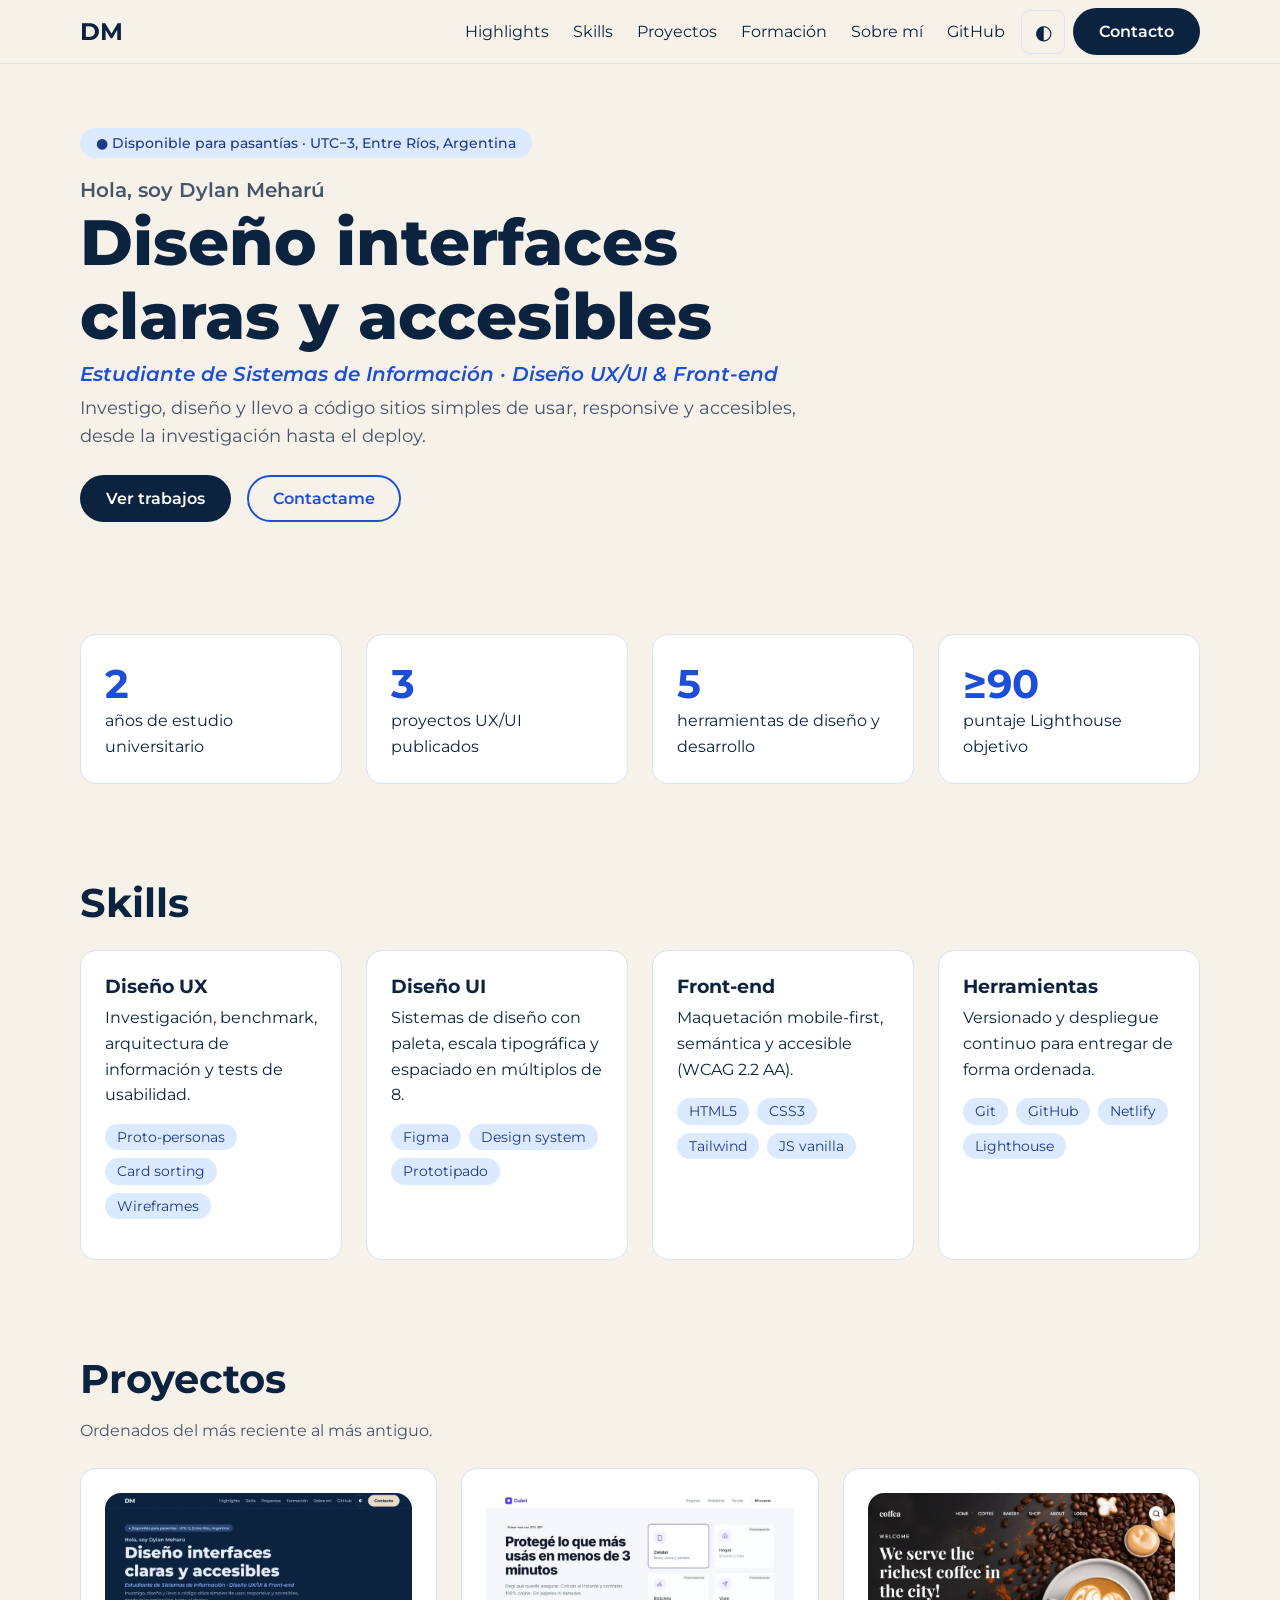
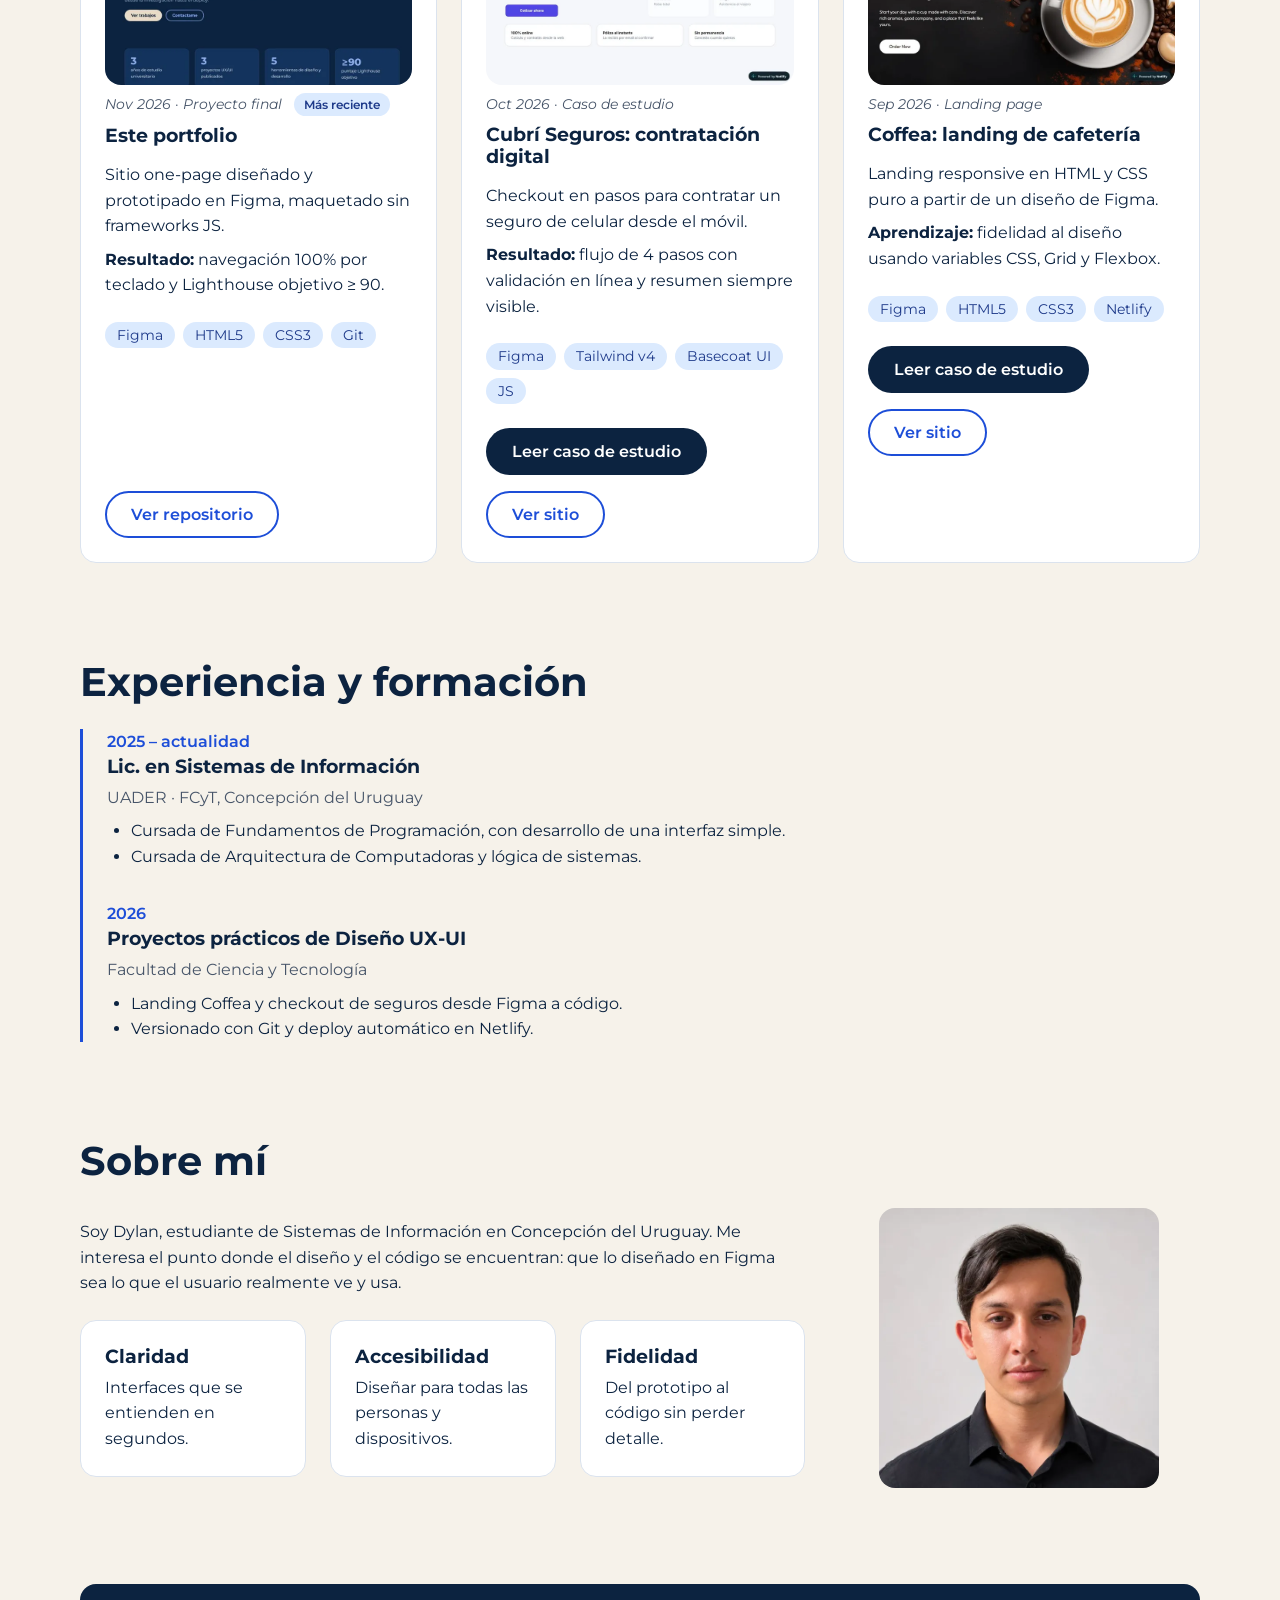
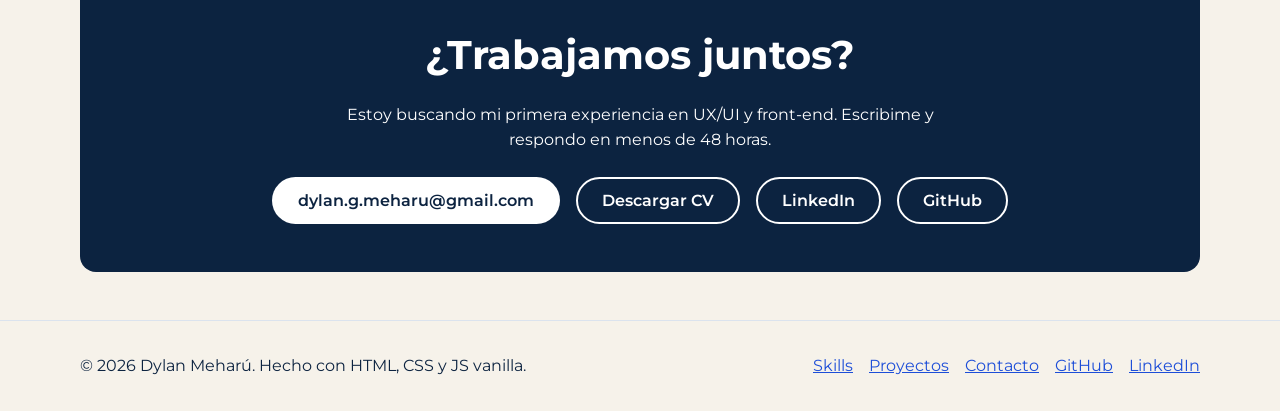
<file: index.html>
<!DOCTYPE html>
<html lang="es">

<head>
  <meta charset="utf-8">
  <meta name="viewport" content="width=device-width, initial-scale=1">
  <title>Dylan Meharú · Diseño UX/UI y Front-end</title>
  <meta name="description"
    content="Portfolio de Dylan Meharú, estudiante de Sistemas de Información (UADER). Casos de estudio de UX/UI y maquetación front-end accesible.">
  <meta name="theme-color" content="#0c2340">
  <meta property="og:title" content="Dylan Meharú · Diseño UX/UI y Front-end">
  <meta property="og:description" content="Casos de estudio de UX/UI y maquetación front-end accesible.">
  <meta property="og:type" content="website">
  <meta property="og:url" content="https://portfolio-dylangmeharu.netlify.app/">
  <meta property="og:image" content="https://portfolio-dylangmeharu.netlify.app/assets/docs/og-image.png">
  <meta property="og:image:width" content="1200">
  <meta property="og:image:height" content="630">
  <meta property="og:image:alt" content="Dylan Meharú: Diseño interfaces claras y accesibles. UX/UI y Front-end.">
  <link rel="icon"
    href="data:image/svg+xml,%3Csvg xmlns='http://www.w3.org/2000/svg' viewBox='0 0 32 32'%3E%3Crect width='32' height='32' rx='8' fill='%230c2340'/%3E%3Ctext x='16' y='22' font-size='16' font-family='sans-serif' font-weight='700' text-anchor='middle' fill='%23e8dcc8'%3EDM%3C/text%3E%3C/svg%3E">
  <link rel="preconnect" href="https://fonts.googleapis.com">
  <link rel="preconnect" href="https://fonts.gstatic.com" crossorigin>
  <link
    href="https://fonts.googleapis.com/css2?family=Montserrat:ital,wght@0,400;0,500;0,700;0,800;1,400;1,600&display=swap"
    rel="stylesheet">
  <script>
    (function () {
      var t;
      try { t = localStorage.getItem('theme'); } catch (e) { }
      if (!t) t = matchMedia('(prefers-color-scheme: light)').matches ? 'light' : 'dark';
      document.documentElement.dataset.theme = t;
    })();
  </script>
  <link rel="stylesheet" href="styles.css">
</head>

<body>
  <a class="skip" href="#main">Saltar al contenido</a>

  <header class="site-header">
    <div class="container bar">
      <a href="#top" class="logo" aria-label="Dylan Meharú, inicio">DM</a>
      <button class="menu-btn" aria-expanded="false" aria-controls="nav" aria-label="Abrir menú">☰</button>
      <nav id="nav" class="nav" aria-label="Principal">
        <ul>
          <li><a href="#metrics">Highlights</a></li>
          <li><a href="#skills">Skills</a></li>
          <li><a href="#projects">Proyectos</a></li>
          <li><a href="#experience">Formación</a></li>
          <li><a href="#about">Sobre mí</a></li>
          <li><a href="https://github.com/meharudylan" target="_blank" rel="noopener noreferrer">GitHub</a></li>
          <li><button class="theme-btn" type="button" aria-pressed="true" aria-label="Cambiar a modo claro">◐</button>
          </li>
          <li><a class="btn btn-primary" href="#contact">Contacto</a></li>
        </ul>
      </nav>
    </div>
  </header>

  <main id="main">
    <section id="top" class="hero container">
      <p class="badge"><span aria-hidden="true">●</span> Disponible para pasantías · UTC−3, Entre Ríos, Argentina</p>
      <p class="eyebrow">Hola, soy Dylan Meharú</p>
      <h1>Diseño interfaces claras y accesibles</h1>
      <p class="role">Estudiante de Sistemas de Información · Diseño UX/UI &amp; Front-end</p>
      <p class="lead">Investigo, diseño y llevo a código sitios simples de usar, responsive y accesibles, desde la
        investigación hasta el deploy.</p>
      <div class="actions">
        <a class="btn btn-primary" href="#projects">Ver trabajos</a>
        <a class="btn btn-secondary" href="#contact">Contactame</a>
      </div>
    </section>

    <section id="metrics" class="container" aria-labelledby="h-metrics">
      <h2 id="h-metrics" class="sr-only">Highlights</h2>
      <ul class="grid metrics">
        <li class="card"><span class="num">2</span><span>años de estudio universitario</span></li>
        <li class="card"><span class="num">3</span><span>proyectos UX/UI publicados</span></li>
        <li class="card"><span class="num">5</span><span>herramientas de diseño y desarrollo</span></li>
        <li class="card"><span class="num">≥90</span><span>puntaje Lighthouse objetivo</span></li>
      </ul>
    </section>

    <section id="skills" class="container" aria-labelledby="h-skills">
      <h2 id="h-skills">Skills</h2>
      <div class="grid cols-4">
        <article class="card">
          <h3>Diseño UX</h3>
          <p>Investigación, benchmark, arquitectura de información y tests de usabilidad.</p>
          <ul class="chips">
            <li>Proto-personas</li>
            <li>Card sorting</li>
            <li>Wireframes</li>
          </ul>
        </article>
        <article class="card">
          <h3>Diseño UI</h3>
          <p>Sistemas de diseño con paleta, escala tipográfica y espaciado en múltiplos de 8.</p>
          <ul class="chips">
            <li>Figma</li>
            <li>Design system</li>
            <li>Prototipado</li>
          </ul>
        </article>
        <article class="card">
          <h3>Front-end</h3>
          <p>Maquetación mobile-first, semántica y accesible (WCAG 2.2 AA).</p>
          <ul class="chips">
            <li>HTML5</li>
            <li>CSS3</li>
            <li>Tailwind</li>
            <li>JS vanilla</li>
          </ul>
        </article>
        <article class="card">
          <h3>Herramientas</h3>
          <p>Versionado y despliegue continuo para entregar de forma ordenada.</p>
          <ul class="chips">
            <li>Git</li>
            <li>GitHub</li>
            <li>Netlify</li>
            <li>Lighthouse</li>
          </ul>
        </article>
      </div>
    </section>

    <section id="projects" class="container" aria-labelledby="h-projects">
      <h2 id="h-projects">Proyectos</h2>
      <p class="section-intro">Ordenados del más reciente al más antiguo.</p>
      <div class="grid cols-3">
        <article class="card project">
          <img src="assets/img/portfolio.webp" width="800" height="500" loading="lazy"
            alt="Captura del portfolio de Dylan Meharú: hero con título grande y tarjetas de highlights">
          <p class="meta"><time datetime="2026-11">Nov 2026</time> · Proyecto final <span class="badge-new">Más
              reciente</span></p>
          <h3>Este portfolio</h3>
          <p>Sitio one-page diseñado y prototipado en Figma, maquetado sin frameworks JS.</p>
          <p><strong>Resultado:</strong> navegación 100% por teclado y Lighthouse objetivo ≥ 90.</p>
          <ul class="chips">
            <li>Figma</li>
            <li>HTML5</li>
            <li>CSS3</li>
            <li>Git</li>
          </ul>
          <a class="btn btn-secondary" href="https://github.com/meharudylan/Portfolio" target="_blank"
            rel="noopener noreferrer">Ver repositorio</a>
        </article>
        <article class="card project">
          <img src="assets/img/cubri.webp" width="800" height="500" loading="lazy"
            alt="Captura de Cubrí Seguros: hero con selector de tipo de seguro y botón cotizar ahora">
          <p class="meta"><time datetime="2026-10">Oct 2026</time> · Caso de estudio</p>
          <h3>Cubrí Seguros: contratación digital</h3>
          <p>Checkout en pasos para contratar un seguro de celular desde el móvil.</p>
          <p><strong>Resultado:</strong> flujo de 4 pasos con validación en línea y resumen siempre visible.</p>
          <ul class="chips">
            <li>Figma</li>
            <li>Tailwind v4</li>
            <li>Basecoat UI</li>
            <li>JS</li>
          </ul>
          <div class="actions"><button class="btn btn-primary" data-open="case">Leer caso de estudio</button><a
              class="btn btn-secondary" href="https://seguroscubri.netlify.app/" target="_blank"
              rel="noopener noreferrer">Ver sitio</a></div>
        </article>
        <article class="card project">
          <img src="assets/img/coffea.webp" width="800" height="500" loading="lazy"
            alt="Captura de Coffea: landing de cafetería con imagen de café y botón Order Now">
          <p class="meta"><time datetime="2026-09">Sep 2026</time> · Landing page</p>
          <h3>Coffea: landing de cafetería</h3>
          <p>Landing responsive en HTML y CSS puro a partir de un diseño de Figma.</p>
          <p><strong>Aprendizaje:</strong> fidelidad al diseño usando variables CSS, Grid y Flexbox.</p>
          <ul class="chips">
            <li>Figma</li>
            <li>HTML5</li>
            <li>CSS3</li>
            <li>Netlify</li>
          </ul>
          <div class="actions"><button class="btn btn-primary" data-open="case-coffea">Leer caso de estudio</button><a
              class="btn btn-secondary" href="https://coffea-landing.netlify.app/" target="_blank"
              rel="noopener noreferrer">Ver sitio</a></div>
        </article>
      </div>
    </section>

    <section id="experience" class="container" aria-labelledby="h-exp">
      <h2 id="h-exp">Experiencia y formación</h2>
      <ol class="timeline">
        <li><span class="period">2025 – actualidad</span>
          <h3>Lic. en Sistemas de Información</h3>
          <p class="org">UADER · FCyT, Concepción del Uruguay</p>
          <ul>
            <li>Cursada de Fundamentos de Programación, con desarrollo de una interfaz simple.</li>
            <li>Cursada de Arquitectura de Computadoras y lógica de sistemas.</li>
          </ul>
        </li>
        <li><span class="period">2026</span>
          <h3>Proyectos prácticos de Diseño UX-UI</h3>
          <p class="org">Facultad de Ciencia y Tecnología</p>
          <ul>
            <li>Landing Coffea y checkout de seguros desde Figma a código.</li>
            <li>Versionado con Git y deploy automático en Netlify.</li>
          </ul>
        </li>
      </ol>
    </section>

    <section id="about" class="container" aria-labelledby="h-about">
      <h2 id="h-about">Sobre mí</h2>
      <div class="about">
        <div>
          <p>Soy Dylan, estudiante de Sistemas de Información en Concepción del Uruguay. Me interesa el punto donde el
            diseño y el código se encuentran: que lo diseñado en Figma sea lo que el usuario realmente ve y usa.</p>
          <div class="grid cols-3">
            <article class="card">
              <h3>Claridad</h3>
              <p>Interfaces que se entienden en segundos.</p>
            </article>
            <article class="card">
              <h3>Accesibilidad</h3>
              <p>Diseñar para todas las personas y dispositivos.</p>
            </article>
            <article class="card">
              <h3>Fidelidad</h3>
              <p>Del prototipo al código sin perder detalle.</p>
            </article>
          </div>
        </div>
        <img src="assets/img/retrato.webp" width="320" height="320" loading="lazy"
          alt="Retrato de Dylan Meharú, de frente, con camisa negra y fondo gris claro">
      </div>
    </section>

    <section id="contact" class="container" aria-labelledby="h-contact">
      <div class="contact">
        <h2 id="h-contact">¿Trabajamos juntos?</h2>
        <p>Estoy buscando mi primera experiencia en UX/UI y front-end. Escribime y respondo en menos de 48 horas.</p>
        <div class="actions">
          <a class="btn btn-light" href="mailto:dylan.g.meharu@gmail.com">dylan.g.meharu@gmail.com</a>
          <a class="btn btn-outline" href="cv.pdf" download="CV_Dylan_Meharu.pdf">Descargar CV</a>
          <a class="btn btn-outline" href="https://www.linkedin.com/in/dylan-meharu-67aa97449/" target="_blank"
            rel="noopener noreferrer">LinkedIn</a>
          <a class="btn btn-outline" href="https://github.com/meharudylan" target="_blank"
            rel="noopener noreferrer">GitHub</a>
        </div>
      </div>
    </section>
  </main>

  <footer class="site-footer">
    <div class="container foot">
      <p>© 2026 Dylan Meharú. Hecho con HTML, CSS y JS vanilla.</p>
      <nav aria-label="Pie de página">
        <ul>
          <li><a href="#skills">Skills</a></li>
          <li><a href="#projects">Proyectos</a></li>
          <li><a href="#contact">Contacto</a></li>
          <li><a href="https://github.com/meharudylan" target="_blank" rel="noopener noreferrer">GitHub</a></li>
          <li><a href="https://www.linkedin.com/in/dylan-meharu-67aa97449/" target="_blank"
              rel="noopener noreferrer">LinkedIn</a>
          </li>
        </ul>
      </nav>
    </div>
  </footer>

  <dialog id="case" aria-labelledby="case-title">
    <article>
      <button class="close" data-close aria-label="Cerrar caso de estudio">✕</button>
      <h2 id="case-title">Caso de estudio: Cubrí Seguros</h2>
      <h3>Problema</h3>
      <p>Contratar un seguro online suele ser largo y confuso; muchas personas abandonan antes de pagar.</p>
      <h3>Proceso</h3>
      <p>Definí un proto-persona, comparé 3 flujos de contratación, armé wireframes y un design system en Figma, y probé
        el prototipo con 3 personas.</p>
      <h3>Solución</h3>
      <p>Un checkout de 4 pasos (datos, equipo, plan y pago) con validación en línea y un resumen fijo del precio.</p>
      <h3>Resultado</h3>
      <p>Las 3 personas completaron la contratación sin ayuda; ajusté etiquetas y el contraste de errores según sus
        hallazgos.</p>
    </article>
  </dialog>
  <dialog id="case-coffea" aria-labelledby="case-coffea-title">
    <article>
      <button class="close" data-close aria-label="Cerrar caso de estudio">✕</button>
      <h2 id="case-coffea-title">Caso de estudio: Coffea</h2>
      <h3>Problema</h3>
      <p>Una cafetería necesitaba una landing que mostrara menú, historia y contacto de forma clara en el celular, sin
        depender de frameworks ni de un sitio pesado.</p>
      <h3>Proceso</h3>
      <p>Partí de un diseño de Figma y lo analicé por secciones. Definí variables CSS para la paleta y el espaciado en
        múltiplos de 8, y maqueté mobile-first con Flexbox y Grid.</p>
      <h3>Solución</h3>
      <p>Una landing estática en HTML5 y CSS3, sin JavaScript, con encabezados ordenados, imágenes optimizadas y botones
        con estados hover, foco y activo.</p>
      <h3>Resultado</h3>
      <p>El sitio se ve igual al diseño en 375, 768 y 1280 px y se publica automáticamente en Netlify desde el
        repositorio. Aprendí a mantener fidelidad al Figma con un sistema de variables.</p>
    </article>
  </dialog>
  <script src="script.js" defer></script>
</body>

</html>
</file>
<file: styles.css>
/* Paleta: azul marino #0C2340 con acento beige #E8DCC8 (modo oscuro) */
:root {
  --bg: #f6f2ea;
  --surface: #ffffff;
  --ink: #0c2340;
  --muted: #475569;
  --line: #dbe3ee;
  --primary-bg: #0c2340;
  --primary-hover: #081a30;
  --primary-text: #ffffff;
  --secondary: #1d4ed8;
  --focus: #1d4ed8;
  --tag-bg: #dbeafe;
  --tag-text: #1e3a8a;
  --ok: #15803d;
  --err: #b91c1c;
  --s1: 8px;
  --s2: 16px;
  --s3: 24px;
  --s4: 32px;
  --s6: 48px;
  --s8: 64px;
  --r: 16px;
  --font-d: "Montserrat", system-ui, sans-serif;
  --font-b: "Montserrat", system-ui, sans-serif
}

* {
  box-sizing: border-box;
  margin: 0
}

html {
  scroll-behavior: smooth
}

body {
  font: 400 1rem/1.6 var(--font-b);
  background: var(--bg);
  color: var(--ink)
}

section[id] {
  scroll-margin-top: 88px
}

img {
  max-width: 100%;
  height: auto;
  border-radius: var(--r)
}

ul,
ol {
  padding: 0;
  list-style: none
}

a {
  color: var(--secondary)
}

h1,
h2,
h3 {
  font-family: var(--font-d);
  line-height: 1.15
}

h1 {
  font-size: clamp(2.25rem, 7vw, 4rem);
  font-weight: 800
}

h2 {
  font-size: clamp(1.75rem, 4vw, 2.5rem);
  margin-bottom: var(--s3)
}

h3 {
  font-size: 1.2rem;
  margin-bottom: var(--s1);
  font-weight: 700
}

.container {
  width: min(1120px, 100% - 2*var(--s2));
  margin-inline: auto;
  padding-block: var(--s6)
}

.sr-only {
  position: absolute;
  width: 1px;
  height: 1px;
  overflow: hidden;
  clip: rect(0 0 0 0)
}

.skip {
  position: absolute;
  left: var(--s2);
  top: -60px;
  background: var(--ink);
  color: var(--bg);
  padding: var(--s1) var(--s2);
  border-radius: 8px;
  z-index: 30
}

.skip:focus-visible {
  top: var(--s1)
}

:focus-visible {
  outline: 3px solid var(--focus);
  outline-offset: 3px
}

.site-header {
  position: sticky;
  top: 0;
  z-index: 20;
  background: var(--bg);
  border-bottom: 1px solid var(--line)
}

.bar {
  display: flex;
  align-items: center;
  justify-content: space-between;
  padding-block: var(--s1)
}

.logo {
  font: 700 1.5rem var(--font-d);
  text-decoration: none;
  color: var(--ink)
}

.menu-btn {
  font-size: 1.5rem;
  background: none;
  color: var(--ink);
  border: 1px solid var(--line);
  border-radius: 8px;
  width: 44px;
  height: 44px;
  cursor: pointer
}

.nav {
  display: none;
  position: absolute;
  left: 0;
  right: 0;
  top: 100%;
  background: var(--bg);
  border-bottom: 1px solid var(--line);
  padding: var(--s2)
}

.nav.open {
  display: block
}

.nav ul {
  display: grid;
  gap: var(--s1)
}

.nav a:not(.btn) {
  display: block;
  padding: var(--s1);
  color: var(--ink);
  text-decoration: none;
  border-radius: 8px
}

.nav a:not(.btn):hover {
  background: var(--tag-bg)
}

.btn {
  display: inline-block;
  font: 600 1rem var(--font-b);
  padding: 12px 24px;
  border-radius: 999px;
  border: 2px solid transparent;
  text-decoration: none;
  cursor: pointer;
  transition: transform .2s, background .2s
}

.btn:hover {
  transform: translateY(-2px)
}

.btn:active {
  transform: translateY(0)
}

.btn-primary {
  background: var(--primary-bg);
  color: var(--primary-text)
}

.btn-primary:hover {
  background: var(--primary-hover)
}

.btn-secondary {
  background: transparent;
  color: var(--secondary);
  border-color: var(--secondary)
}

.btn-secondary:hover {
  background: var(--tag-bg)
}

.btn-light {
  background: var(--primary-text);
  color: var(--primary-bg)
}

.btn-outline {
  border-color: var(--primary-text);
  color: var(--primary-text)
}

.btn-outline:hover {
  background: color-mix(in srgb, var(--primary-text) 15%, transparent)
}

.hero {
  padding-block: var(--s8)
}

.badge {
  display: inline-block;
  background: var(--tag-bg);
  color: var(--tag-text);
  padding: 4px 16px;
  border-radius: 999px;
  font-size: .875rem;
  font-weight: 500
}

.role {
  font: italic 600 1.25rem var(--font-b);
  color: var(--secondary);
  margin-block: var(--s1)
}

.lead {
  max-width: 60ch;
  font-size: 1.125rem;
  color: var(--muted);
  margin-bottom: var(--s3)
}

.actions {
  display: flex;
  flex-wrap: wrap;
  gap: var(--s2)
}

.grid {
  display: grid;
  gap: var(--s3)
}

.metrics {
  grid-template-columns: repeat(2, 1fr)
}

.card {
  background: var(--surface);
  border: 1px solid var(--line);
  border-radius: var(--r);
  padding: var(--s3);
  transition: transform .2s, box-shadow .2s
}

.card:hover {
  transform: translateY(-4px);
  box-shadow: 0 12px 24px rgba(0, 0, 0, .15)
}

.num {
  display: block;
  font: 700 2.5rem var(--font-d);
  color: var(--secondary)
}

.chips {
  display: flex;
  flex-wrap: wrap;
  gap: var(--s1);
  margin-block: var(--s2)
}

.chips li {
  background: var(--tag-bg);
  color: var(--tag-text);
  padding: 2px 12px;
  border-radius: 999px;
  font-size: .875rem
}

.project {
  display: flex;
  flex-direction: column;
  gap: var(--s1)
}

.project .btn {
  align-self: flex-start;
  margin-top: auto
}

.meta {
  font-style: italic;
  font-size: .875rem;
  color: var(--muted)
}

.section-intro {
  max-width: 60ch;
  color: var(--muted);
  margin: -8px 0 var(--s3)
}

.badge-new {
  display: inline-block;
  margin-left: 8px;
  padding: 2px 10px;
  border-radius: 999px;
  background: var(--tag-bg);
  color: var(--tag-text);
  font-size: .75rem;
  font-style: normal;
  font-weight: 600
}

/* .mock styles removed — replaced by real project screenshots */
.timeline {
  border-left: 3px solid var(--secondary);
  padding-left: var(--s3);
  display: grid;
  gap: var(--s4)
}

.period {
  font-weight: 600;
  color: var(--secondary)
}

.org {
  color: var(--muted)
}

.timeline ul {
  list-style: disc;
  padding-left: var(--s3);
  margin-top: var(--s1)
}

.about {
  display: grid;
  gap: var(--s4)
}

.about .grid {
  margin-top: var(--s3)
}

.about img {
  justify-self: center;
  max-width: 280px
}

.contact {
  background: var(--primary-bg);
  color: var(--primary-text);
  border-radius: var(--r);
  padding: var(--s6) var(--s3);
  text-align: center
}

.contact p {
  max-width: 55ch;
  margin: 0 auto var(--s3)
}

.contact .actions {
  justify-content: center
}

.contact :focus-visible {
  outline-color: var(--primary-text)
}

.site-footer {
  border-top: 1px solid var(--line)
}

.foot {
  display: grid;
  gap: var(--s2);
  padding-block: var(--s4)
}

.foot ul {
  display: flex;
  flex-wrap: wrap;
  gap: var(--s2)
}

dialog {
  max-width: 640px;
  width: calc(100% - 32px);
  border: 0;
  border-radius: var(--r);
  padding: var(--s4);
  background: var(--surface);
  color: var(--ink)
}

dialog::backdrop {
  background: rgba(0, 0, 0, .6)
}

dialog h3 {
  margin-top: var(--s2);
  color: var(--secondary)
}

.close {
  position: absolute;
  right: 16px;
  top: 16px;
  width: 44px;
  height: 44px;
  border: 0;
  border-radius: 50%;
  background: var(--line);
  color: var(--ink);
  cursor: pointer
}

@media (min-width:768px) {
  .metrics {
    grid-template-columns: repeat(4, 1fr)
  }

  .cols-3 {
    grid-template-columns: repeat(3, 1fr)
  }

  .cols-4 {
    grid-template-columns: repeat(2, 1fr)
  }

  .about {
    grid-template-columns: 2fr 1fr;
    align-items: center
  }
}

@media (min-width:1280px) {
  .menu-btn {
    display: none
  }

  .nav {
    display: block;
    position: static;
    border: 0;
    padding: 0;
    background: none
  }

  .nav ul {
    display: flex;
    align-items: center;
    gap: var(--s1)
  }

  .cols-4 {
    grid-template-columns: repeat(4, 1fr)
  }

  .foot {
    grid-template-columns: 1fr auto;
    align-items: center
  }
}

@media (prefers-reduced-motion:reduce) {
  html {
    scroll-behavior: auto
  }

  * {
    transition: none !important
  }
}

.eyebrow {
  font-size: 1.25rem;
  font-weight: 600;
  color: var(--muted);
  margin-top: var(--s2)
}

.hero h1 {
  max-width: 18ch
}

/* Modo oscuro: azul marino de fondo y acento beige */
[data-theme="dark"] {
  color-scheme: dark;
  --bg: #0c2340;
  --surface: #14335c;
  --ink: #e8eef7;
  --muted: #b4c3db;
  --line: #2a4670;
  --primary-bg: #e8dcc8;
  --primary-hover: #f3ecdd;
  --primary-text: #081a30;
  --secondary: #93b4f5;
  --focus: #e8dcc8;
  --tag-bg: #2a4670;
  --tag-text: #dbeafe;
  --ok: #86efac;
  --err: #fca5a5
}

.theme-btn {
  font-size: 1.25rem;
  background: none;
  color: var(--ink);
  border: 1px solid var(--line);
  border-radius: 8px;
  width: 44px;
  height: 44px;
  cursor: pointer;
  transition: background .2s
}

.theme-btn:hover {
  background: var(--tag-bg)
}
</file>
